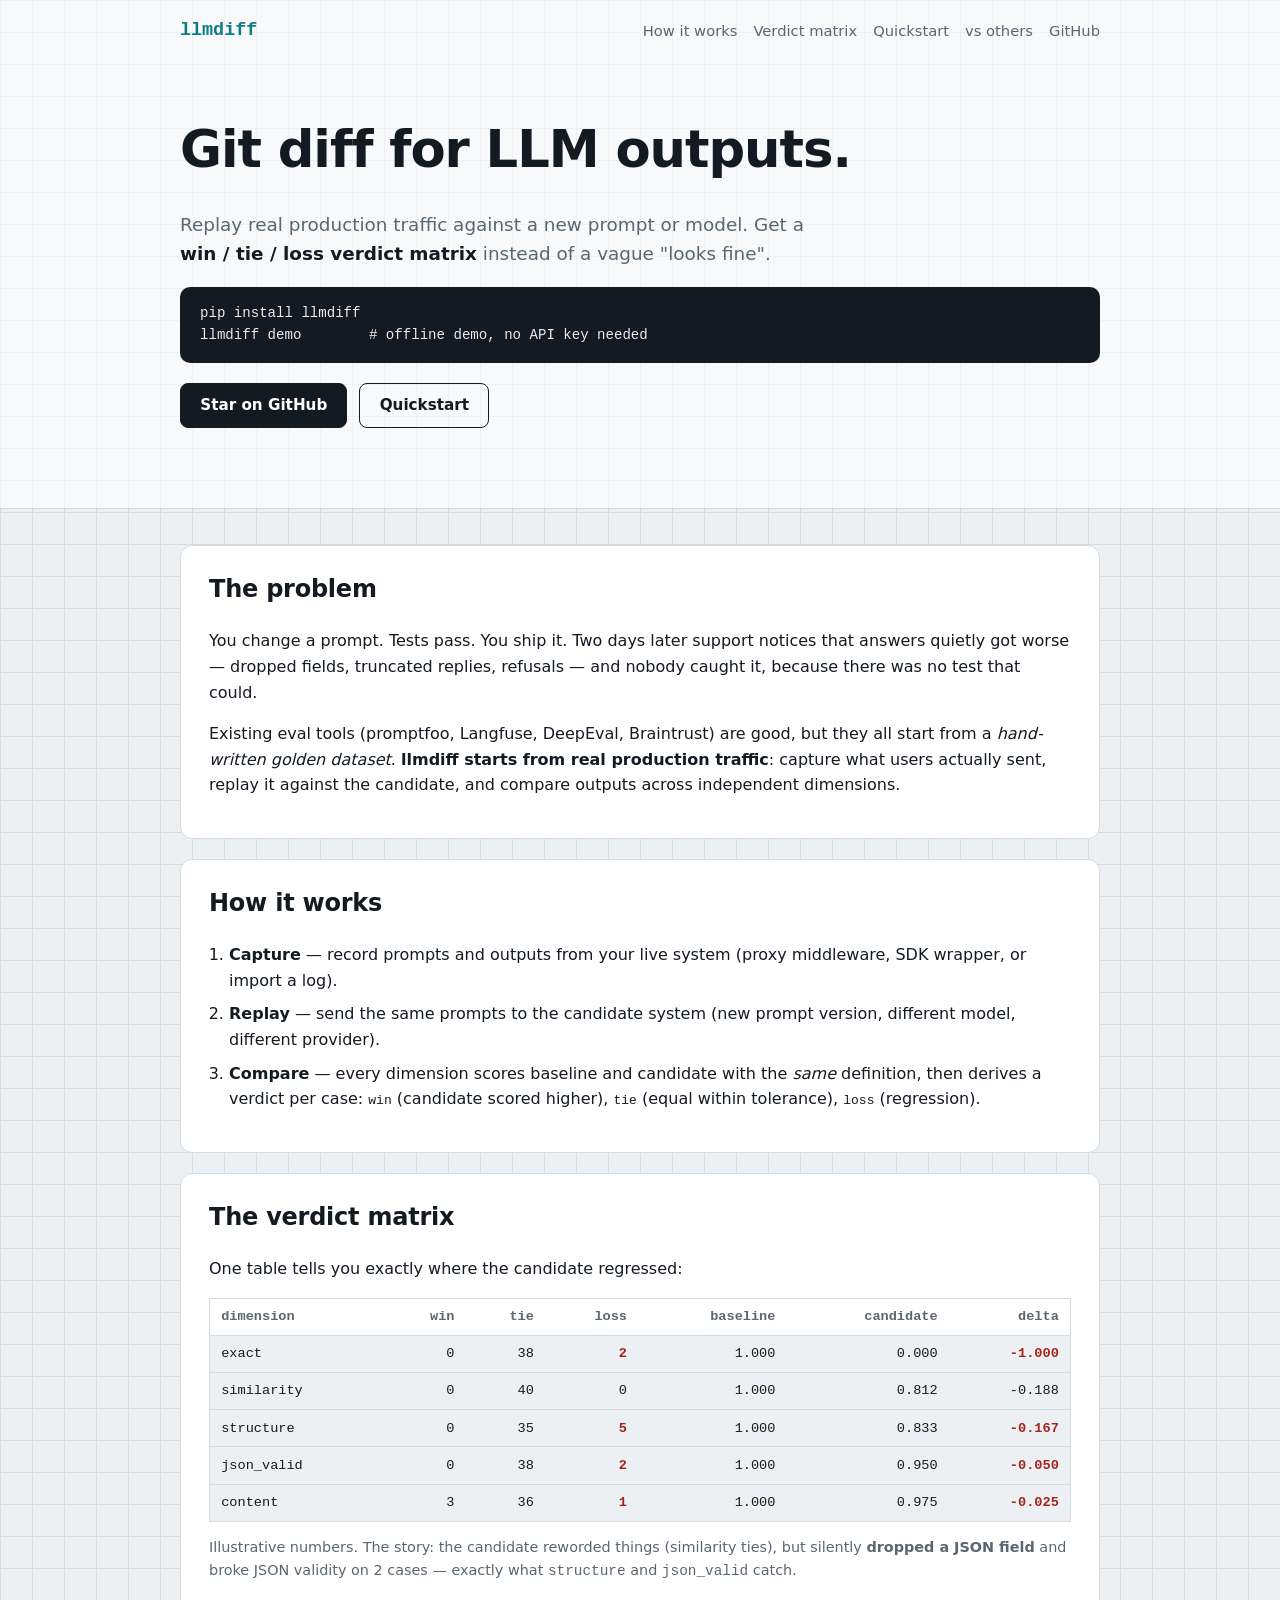
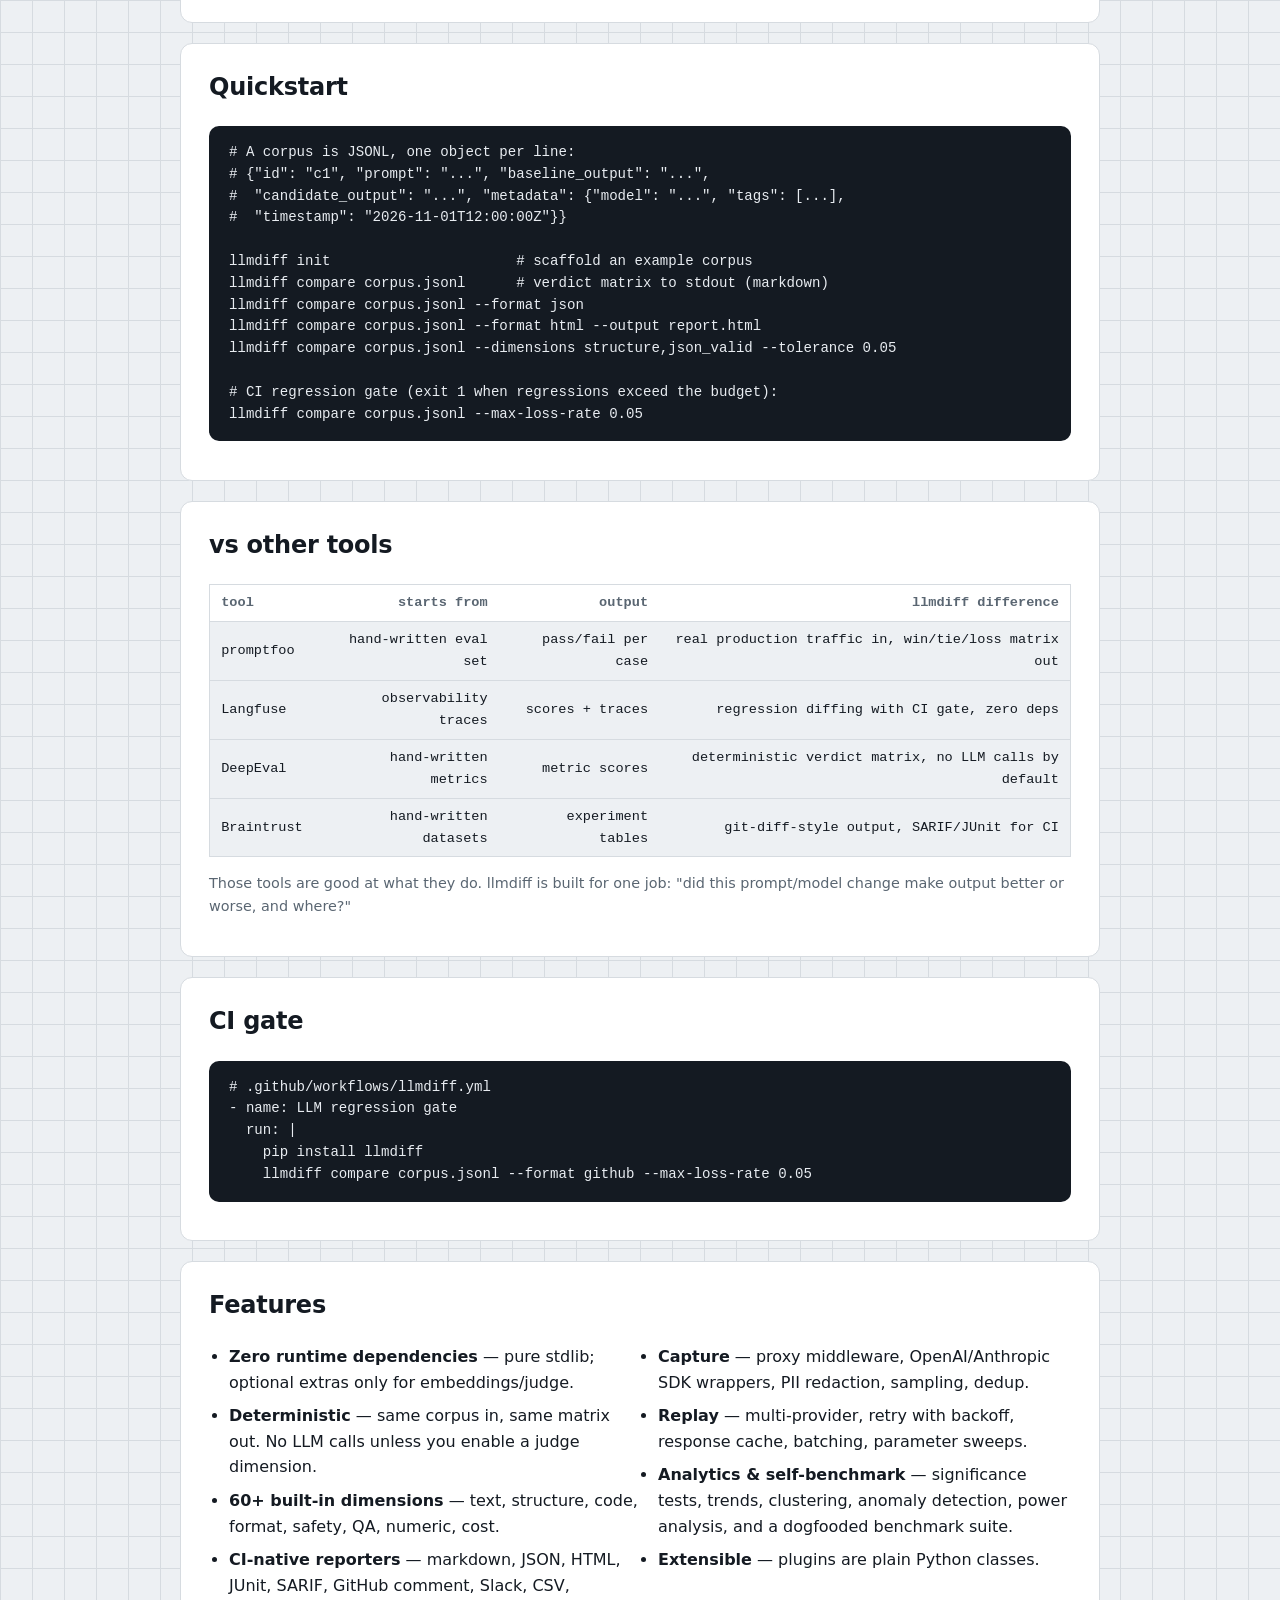
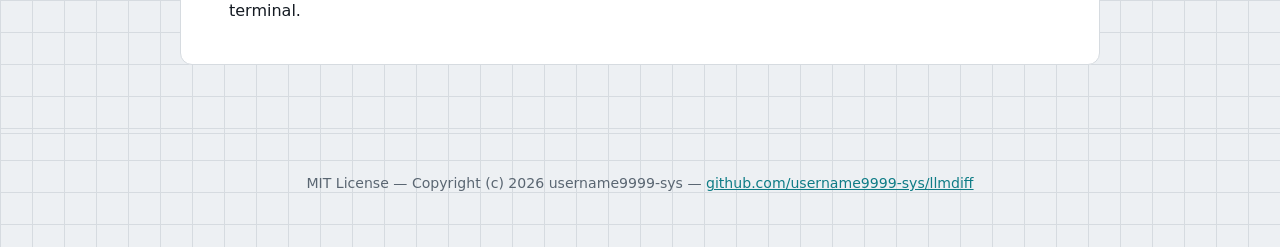
<file: site/index.html>
<!doctype html>
<html lang="en">
<head>
<meta charset="utf-8">
<meta name="viewport" content="width=device-width, initial-scale=1">
<meta name="description" content="llmdiff — git diff for LLM outputs. Replay real production traffic against a new prompt or model and get a win/tie/loss verdict matrix.">
<title>llmdiff — git diff for LLM outputs</title>
<link rel="stylesheet" href="styles.css">
</head>
<body>
<header class="hero">
  <nav class="nav">
    <span class="brand">llmdiff</span>
    <div class="links">
      <a href="#how">How it works</a>
      <a href="#matrix">Verdict matrix</a>
      <a href="#quickstart">Quickstart</a>
      <a href="#compare">vs others</a>
      <a href="https://github.com/username9999-sys/llmdiff">GitHub</a>
    </div>
  </nav>
  <div class="hero-body">
    <h1>Git diff for LLM outputs.</h1>
    <p class="tagline">Replay real production traffic against a new prompt or model.
    Get a <strong>win / tie / loss verdict matrix</strong> instead of a vague "looks fine".</p>
    <pre class="install"><code>pip install llmdiff
llmdiff demo        # offline demo, no API key needed</code></pre>
    <p class="cta">
      <a class="btn primary" href="https://github.com/username9999-sys/llmdiff">Star on GitHub</a>
      <a class="btn" href="#quickstart">Quickstart</a>
    </p>
  </div>
</header>

<main>
<section id="problem">
  <h2>The problem</h2>
  <p>You change a prompt. Tests pass. You ship it. Two days later support notices that
  answers quietly got worse — dropped fields, truncated replies, refusals — and nobody
  caught it, because there was no test that could.</p>
  <p>Existing eval tools (promptfoo, Langfuse, DeepEval, Braintrust) are good, but they all
  start from a <em>hand-written golden dataset</em>. <strong>llmdiff starts from real
  production traffic</strong>: capture what users actually sent, replay it against the
  candidate, and compare outputs across independent dimensions.</p>
</section>

<section id="how">
  <h2>How it works</h2>
  <ol class="steps">
    <li><strong>Capture</strong> — record prompts and outputs from your live system
      (proxy middleware, SDK wrapper, or import a log).</li>
    <li><strong>Replay</strong> — send the same prompts to the candidate system
      (new prompt version, different model, different provider).</li>
    <li><strong>Compare</strong> — every dimension scores baseline and candidate with the
      <em>same</em> definition, then derives a verdict per case:
      <code>win</code> (candidate scored higher), <code>tie</code> (equal within tolerance),
      <code>loss</code> (regression).</li>
  </ol>
</section>

<section id="matrix">
  <h2>The verdict matrix</h2>
  <p>One table tells you exactly where the candidate regressed:</p>
  <div class="table-wrap">
  <table class="matrix">
    <thead>
      <tr><th>dimension</th><th>win</th><th>tie</th><th>loss</th><th>baseline</th><th>candidate</th><th>delta</th></tr>
    </thead>
    <tbody>
      <tr><td>exact</td><td>0</td><td>38</td><td class="loss">2</td><td>1.000</td><td>0.000</td><td class="loss">-1.000</td></tr>
      <tr><td>similarity</td><td>0</td><td>40</td><td>0</td><td>1.000</td><td>0.812</td><td>-0.188</td></tr>
      <tr><td>structure</td><td>0</td><td>35</td><td class="loss">5</td><td>1.000</td><td>0.833</td><td class="loss">-0.167</td></tr>
      <tr><td>json_valid</td><td>0</td><td>38</td><td class="loss">2</td><td>1.000</td><td>0.950</td><td class="loss">-0.050</td></tr>
      <tr><td>content</td><td>3</td><td>36</td><td class="loss">1</td><td>1.000</td><td>0.975</td><td class="loss">-0.025</td></tr>
    </tbody>
  </table>
  </div>
  <p class="muted">Illustrative numbers. The story: the candidate reworded things
  (similarity ties), but silently <strong>dropped a JSON field</strong> and broke JSON
  validity on 2 cases — exactly what <code>structure</code> and <code>json_valid</code> catch.</p>
</section>

<section id="quickstart">
  <h2>Quickstart</h2>
  <pre class="code"><code># A corpus is JSONL, one object per line:
# {"id": "c1", "prompt": "...", "baseline_output": "...",
#  "candidate_output": "...", "metadata": {"model": "...", "tags": [...],
#  "timestamp": "2026-11-01T12:00:00Z"}}

llmdiff init                      # scaffold an example corpus
llmdiff compare corpus.jsonl      # verdict matrix to stdout (markdown)
llmdiff compare corpus.jsonl --format json
llmdiff compare corpus.jsonl --format html --output report.html
llmdiff compare corpus.jsonl --dimensions structure,json_valid --tolerance 0.05

# CI regression gate (exit 1 when regressions exceed the budget):
llmdiff compare corpus.jsonl --max-loss-rate 0.05</code></pre>
</section>

<section id="compare">
  <h2>vs other tools</h2>
  <div class="table-wrap">
  <table class="matrix">
    <thead><tr><th>tool</th><th>starts from</th><th>output</th><th>llmdiff difference</th></tr></thead>
    <tbody>
      <tr><td>promptfoo</td><td>hand-written eval set</td><td>pass/fail per case</td><td>real production traffic in, win/tie/loss matrix out</td></tr>
      <tr><td>Langfuse</td><td>observability traces</td><td>scores + traces</td><td>regression diffing with CI gate, zero deps</td></tr>
      <tr><td>DeepEval</td><td>hand-written metrics</td><td>metric scores</td><td>deterministic verdict matrix, no LLM calls by default</td></tr>
      <tr><td>Braintrust</td><td>hand-written datasets</td><td>experiment tables</td><td>git-diff-style output, SARIF/JUnit for CI</td></tr>
    </tbody>
  </table>
  </div>
  <p class="muted">Those tools are good at what they do. llmdiff is built for one job:
  "did this prompt/model change make output better or worse, and where?"</p>
</section>

<section id="ci">
  <h2>CI gate</h2>
  <pre class="code"><code># .github/workflows/llmdiff.yml
- name: LLM regression gate
  run: |
    pip install llmdiff
    llmdiff compare corpus.jsonl --format github --max-loss-rate 0.05</code></pre>
</section>

<section id="features">
  <h2>Features</h2>
  <ul class="features">
    <li><strong>Zero runtime dependencies</strong> — pure stdlib; optional extras only for embeddings/judge.</li>
    <li><strong>Deterministic</strong> — same corpus in, same matrix out. No LLM calls unless you enable a judge dimension.</li>
    <li><strong>60+ built-in dimensions</strong> — text, structure, code, format, safety, QA, numeric, cost.</li>
    <li><strong>CI-native reporters</strong> — markdown, JSON, HTML, JUnit, SARIF, GitHub comment, Slack, CSV, terminal.</li>
    <li><strong>Capture</strong> — proxy middleware, OpenAI/Anthropic SDK wrappers, PII redaction, sampling, dedup.</li>
    <li><strong>Replay</strong> — multi-provider, retry with backoff, response cache, batching, parameter sweeps.</li>
    <li><strong>Analytics &amp; self-benchmark</strong> — significance tests, trends, clustering, anomaly detection, power analysis, and a dogfooded benchmark suite.</li>
    <li><strong>Extensible</strong> — plugins are plain Python classes.</li>
  </ul>
</section>
</main>

<footer>
  <p>MIT License — Copyright (c) 2026 username9999-sys —
  <a href="https://github.com/username9999-sys/llmdiff">github.com/username9999-sys/llmdiff</a></p>
</footer>
</body>
</html>
</file>
<file: site/styles.css>
:root {
  --bg: #edf0f3;
  --panel: #ffffff;
  --ink: #141a22;
  --muted: #5a6672;
  --line: #d6dbe0;
  --accent: #0e7c86;
  --loss: #a3261e;
  --mono: ui-monospace, SFMono-Regular, Menlo, Consolas, monospace;
}

* { box-sizing: border-box; }

body {
  margin: 0;
  background: var(--bg);
  background-image:
    linear-gradient(var(--line) 1px, transparent 1px),
    linear-gradient(90deg, var(--line) 1px, transparent 1px);
  background-size: 32px 32px;
  color: var(--ink);
  font-family: system-ui, -apple-system, "Segoe UI", Roboto, sans-serif;
  line-height: 1.6;
}

.nav {
  display: flex;
  justify-content: space-between;
  align-items: center;
  max-width: 960px;
  margin: 0 auto;
  padding: 1rem 1.25rem;
}

.brand {
  font-family: var(--mono);
  font-weight: 700;
  font-size: 1.15rem;
  color: var(--accent);
}

.links { display: flex; gap: 1rem; flex-wrap: wrap; }
.links a { color: var(--muted); text-decoration: none; font-size: 0.92rem; }
.links a:hover { color: var(--ink); }

.hero { border-bottom: 1px solid var(--line); background: rgba(255, 255, 255, 0.6); }

.hero-body { max-width: 960px; margin: 0 auto; padding: 3rem 1.25rem 4rem; }

h1 { font-size: clamp(2rem, 5vw, 3.2rem); margin: 0 0 0.75rem; letter-spacing: -0.02em; }

.tagline { font-size: 1.15rem; color: var(--muted); max-width: 40rem; }
.tagline strong { color: var(--ink); }

.install, .code {
  background: var(--ink);
  color: #e8ecf1;
  border-radius: 10px;
  padding: 1rem 1.25rem;
  overflow-x: auto;
  font-family: var(--mono);
  font-size: 0.88rem;
  line-height: 1.55;
}

.install code, .code code { font-family: inherit; }

.cta { display: flex; gap: 0.75rem; margin-top: 1.25rem; flex-wrap: wrap; }

.btn {
  display: inline-block;
  padding: 0.6rem 1.2rem;
  border-radius: 8px;
  border: 1px solid var(--ink);
  color: var(--ink);
  text-decoration: none;
  font-weight: 600;
  font-size: 0.95rem;
}

.btn.primary { background: var(--ink); color: #fff; }
.btn:hover { opacity: 0.85; }

main { max-width: 960px; margin: 0 auto; padding: 1rem 1.25rem 3rem; }

section {
  background: var(--panel);
  border: 1px solid var(--line);
  border-radius: 12px;
  padding: 1.5rem 1.75rem;
  margin: 1.25rem 0;
}

h2 { margin-top: 0; letter-spacing: -0.01em; }

.steps { padding-left: 1.25rem; }
.steps li { margin-bottom: 0.5rem; }

.table-wrap { overflow-x: auto; }

table.matrix {
  width: 100%;
  border-collapse: collapse;
  font-family: var(--mono);
  font-size: 0.85rem;
  background: var(--bg);
  border: 1px solid var(--line);
}

table.matrix th, table.matrix td {
  border-bottom: 1px solid var(--line);
  padding: 0.45rem 0.7rem;
  text-align: right;
}
table.matrix th:first-child, table.matrix td:first-child { text-align: left; }
table.matrix th { background: var(--panel); color: var(--muted); }
td.loss { color: var(--loss); font-weight: 700; }

.features { columns: 2; padding-left: 1.25rem; }
.features li { margin-bottom: 0.5rem; break-inside: avoid; }

.muted { color: var(--muted); font-size: 0.9rem; }

footer {
  border-top: 1px solid var(--line);
  padding: 1.5rem 1.25rem 2.5rem;
  text-align: center;
  color: var(--muted);
  font-size: 0.88rem;
}
footer a { color: var(--accent); }

@media (max-width: 640px) {
  .features { columns: 1; }
  .nav { flex-direction: column; gap: 0.5rem; align-items: flex-start; }
}

@media (prefers-reduced-motion: reduce) {
  * { transition: none !important; animation: none !important; }
}
</file>
